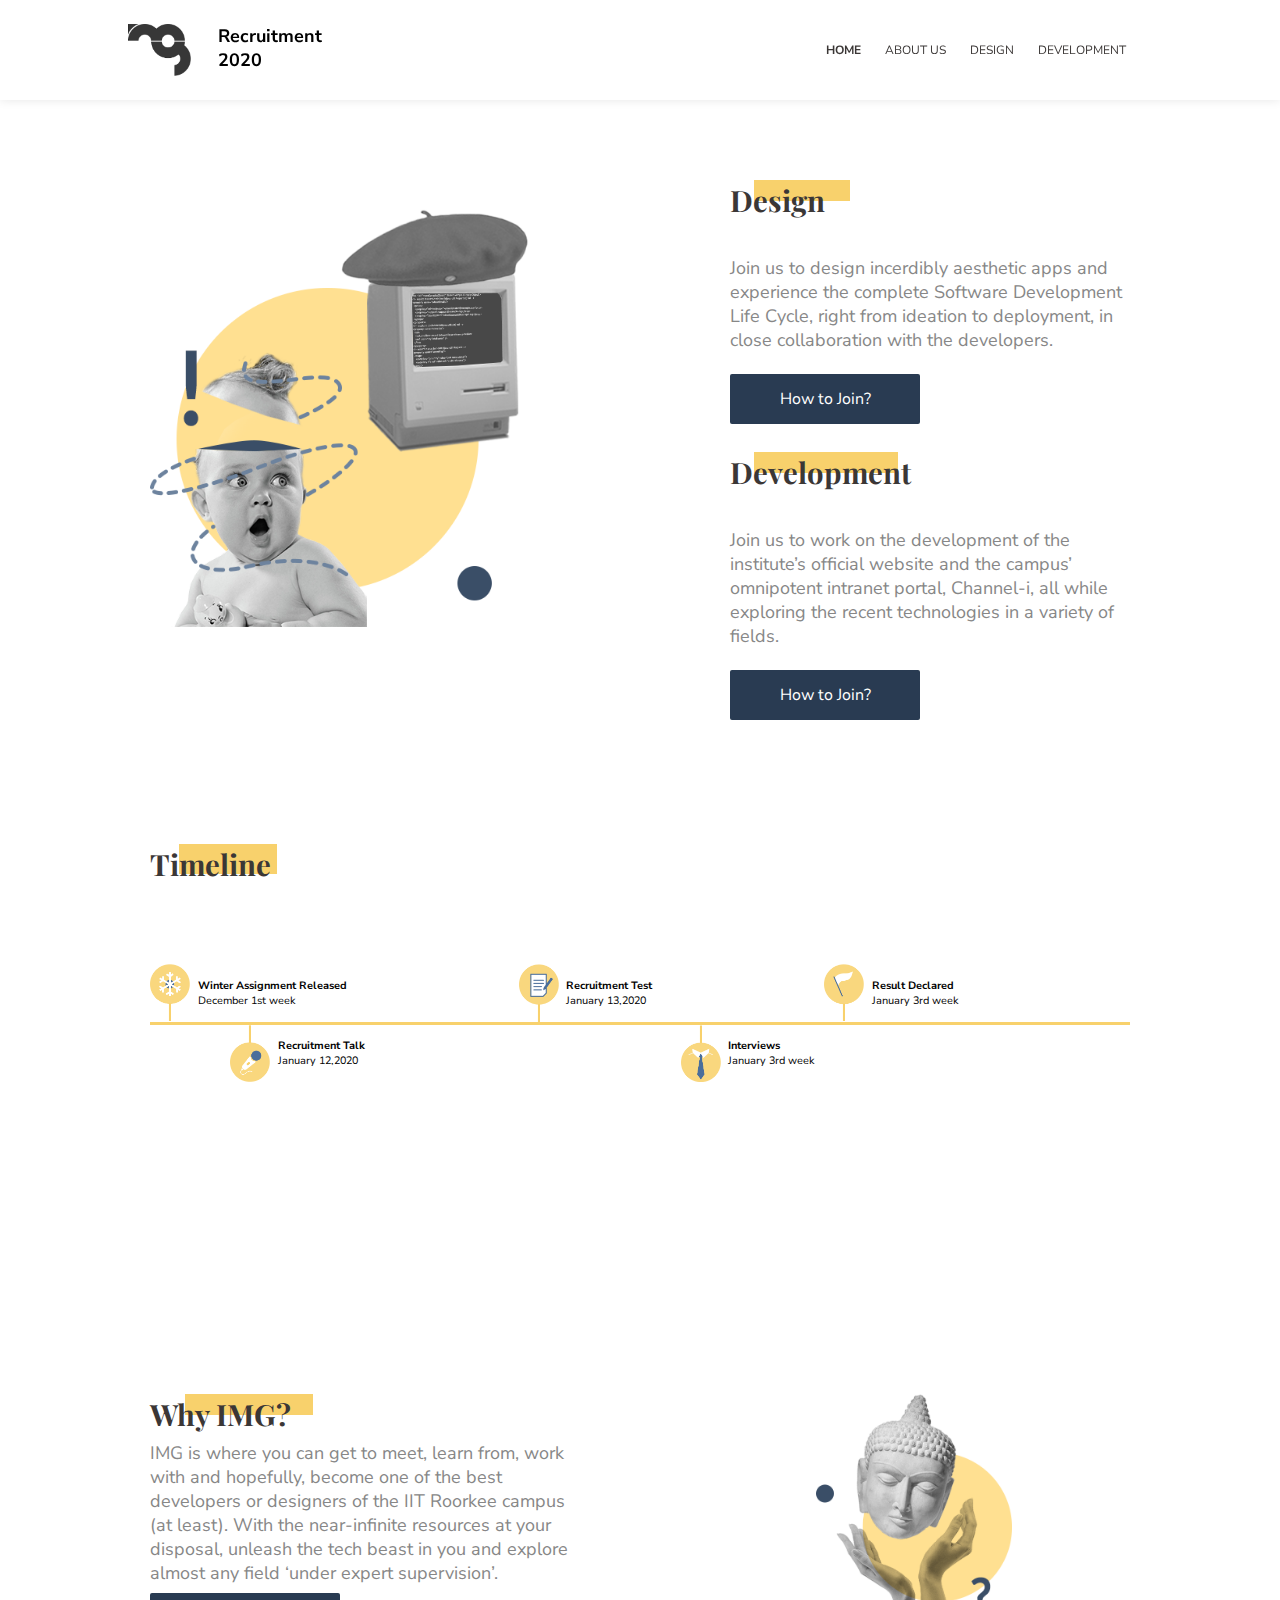
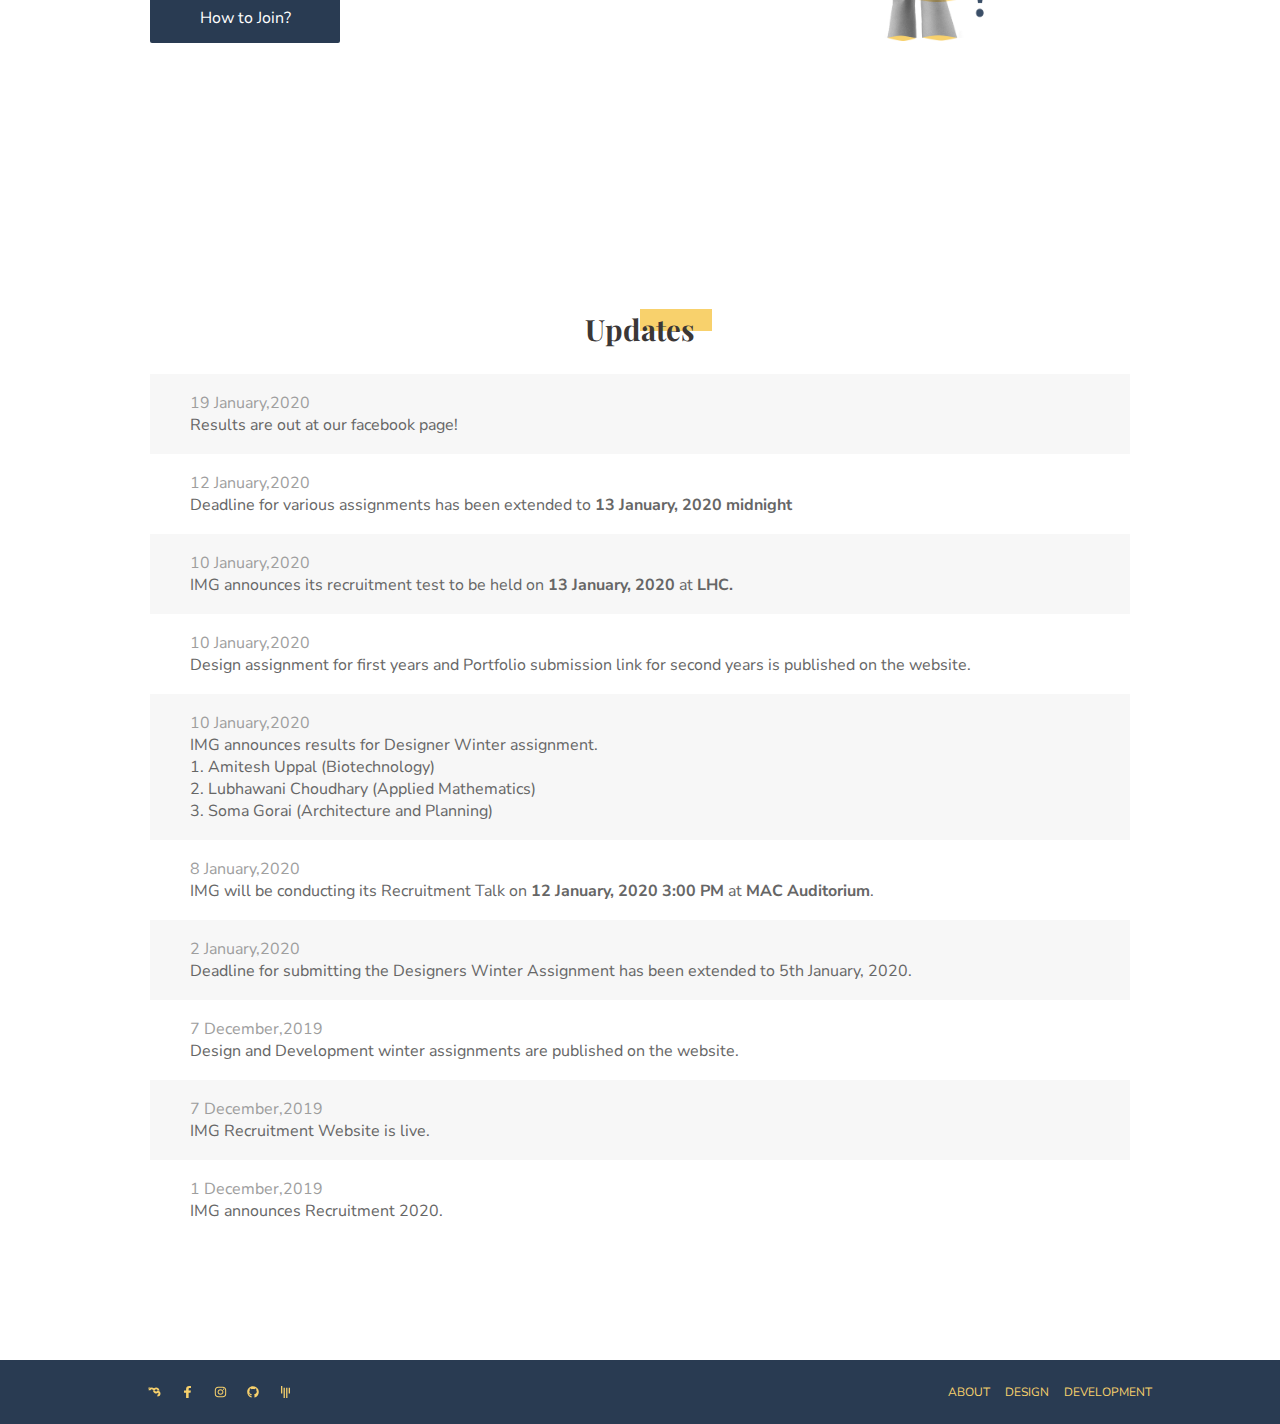
<file: index.html>
<html>
    <head>
        <title>IMG Recruitment 2020</title>
        <link rel="stylesheet" href="Project.css" type="text/css">
        <link rel="stylesheet" type="text/css" href="//fonts.googleapis.com/css?family=Playfair+Display" />
        <link href='https://fonts.googleapis.com/css?family=Nunito Sans' rel='stylesheet'>
        <meta name="viewport" content="width=device-width, initial-scale=1.0">
    </head>
    <body>
        
        <div class="navbar">
            <div class="imag">
                <div style="box-sizing: border-box;" width="100px;padding-left:2em;";><a href="#"><img src="imglogo.png" width="70%" ></a></div style="box-sizing: border-box;">
                <div style="font-size:18px"><strong>Recruitment <br>2020</strong></div>
            </div>
            <div class="links">
                <div><a href="#"><strong>HOME</strong></a></div>
                <div><a href="#">ABOUT US</a></div>
                <div><a href="#">DESIGN</a></div>
                <div><a href="Project2.html">DEVELOPMENT</a></div>
            </div>
            <div class="ham"><img src="menu-alt-512.png" style="width:1em; height:1em;margin-right:12%;"></div>
        </div>
     
        <div class="main1">
            <div style="grid-row:span 2;margin-top:1.83em;" class="firstimg"><img src="main_illustration.png" width="380em"></div>
            <div class="design">
                <div style="position:relative">
                    <div style="font-size:1.83em; font-family: 'Playfair Display'; color:#3B3736;font-weight:bold;">Design</div>
                <div style="background-color:#F8D16C; position:absolute; height:1.3rem; width:6em; left:1.5em; top:0; z-index:-1;"></div>

                </div>
            
                <div style="color:#878787; font-size: 18px;">Join us to design incerdibly aesthetic apps
                    and experience the complete Software Development Life
                    Cycle, right from ideation to deployment, in close 
                    collaboration with the developers. 
                </div>
                <div><button style="background-color:#293B52; margin:1em 0em; color:white; width:190px; height:50px; font-size:16px; border:none; cursor: pointer; border-radius:2px;">How to Join?</button></div>
            </div>
            <div class="development">
                <div style="position:relative;">
                    <div style="background-color:#F8D16C; position:absolute; height:1.3em; width:9em; left:1.5em; top:0; z-index:-1;"></div>
                    <div style="font-size:1.83em; font-family: 'Playfair Display'; color:#3B3736;font-weight:bold;">Development</div>
                </div>
                    <div style="color:#878787; font-size: 18px;">Join us to work on the development of 
                        the institute’s official website and the campus’ omnipotent intranet portal, 
                        Channel-i, all while exploring the recent technologies in a variety of fields. 
                    </div>
                    <div><button style="background-color:#293B52; margin:1em 0em; color:white; width:190px; height:50px; font-size:16px; border:none; cursor: pointer; border-radius:2px;">How to Join?</button></div>
                </div>
            </div class="development">
        </div>
        <div class="timeline2">
           
            <div >
                <div style="position:relative;padding:2em 0em;">
                    <div style="background-color:#F8D16C; position:absolute; height:1em; width:7em; left:1.6em; top:0; z-index:-1;top:2em;"></div>
                    <div style="font-size:1.83em; font-family: 'Playfair Display'; color:#3B3736;font-weight:bold;">Timeline</div>
                </div>
            </div>
           
            <div style="font-size:.67em; text-align:center;">
                <b>Winter Assignment Released</b>
           <br>
                December 1st week
            </div>
            <div style="margin:auto; background-color:#F8D16C;width:.3em;height:5em;"></div>
            <div style="font-size:.67em;">
                <b>  Recruitment Talk</b>
              <br>
                  January 12,2020
              </div>
              <div style="margin:auto; background-color:#F8D16C;width:.3em;height:5em;"></div>
            <div style="font-size:.67em;">
                <b> Recruitment Test</b>
             <br>
                 January 13,2020
             </div>
             <div style="margin:auto; background-color:#F8D16C;width:.3em;height:5em;"></div>
            <div style="font-size:.67em; text-align:center;">
                <b>Interviews</b>
           <br>
                January 3rd week
            </div>
            <div style="margin:auto; background-color:#F8D16C;width:.3em;height:5em;"></div>
            <div style="font-size:.67em;">
                <b> Result Declared</b>
             <br>
                 January 3rd week
             </div>
            
        </div>
        
        
        <div class="main2">
            <div style="position:relative;">
                <div style="background-color:#F8D16C; position:absolute; height:30%; width:10%; left:3%; top:0; z-index:-1;"></div>
                <div style="font-size:1.83em; font-family: 'Playfair Display'; color:#3B3736;font-weight:bold;">Timeline</div>
            </div>
            <div class="timeline">
                <div class="grid1">
                    <div class="pic1">
                        <div>
                            <img src="1_done.png" style="width:2.5em;">
                        </div>
                        <div style="font-size:.67em; text-align:left;margin-left:.7em;">
                            <b>Winter Assignment Released</b>
                       <br>
                            December 1st week
                        </div>
                    </div>
                    <div class="pic1">
                        <div style="grid-row:span 2;">
                            <img src="3_done.png" style="width:2.5em;">
                        </div>
                        <div style="font-size:.67em;margin-left:.7em;">
                          <b>  Recruitment Test</b>
                        <br>
                            January 13,2020
                        </div>
                    </div>
                    <div class="pic1">
                        <div style="grid-row:span 2;">
                            <img src="5_done.png" style="width:2.5em;">   
                        </div>
                        <div style="font-size:.67em;margin-left:.7em;">
                           <b> Result Declared</b>
                        <br>
                            January 3rd week
                        </div>
                    </div>
                </div>
                <div style="background-color:#F8D16C;height:3px;"></div>
               <div class="grid2">
                <div class="pic2" style="padding-left:5em;">
                    <div >
                        <img src="2_done.png" style="width:2.5em;"> 
                    </div>
                    <div style="font-size:.67em; text-align:left;margin-left:.7em;">
                       <b> Recruitment Talk</b>
                    <br>
                        January 12,2020
                    </div>
                </div>
                <div class="pic2">
                    <div >
                        <img src="4_done.png" style="width:2.5em;">   
                    </div>
                    <div style="font-size:.67em;margin-left:.7em;">
                        <b>Interviews</b>
                   <br>
                        January 3rd week
                    </div>
                </div>
               </div>
                
            </div>
        </div>
        <div class="main3">
            <div class="content">
                <div style="position:relative;"> 
                    <div style="background-color:#F8D16C; position:absolute; height:1.3rem; width:8rem; left:8%; top:0; z-index:-1;"></div>
                    <div style="font-size:1.83em; font-family: 'Playfair Display'; color:#3B3736;font-weight:bold;">Why IMG?</div>
                </div>
                <div style="color:#878787; font-size: 18px;">IMG is where you can get to meet, learn from, work with and
                     hopefully, become one of the best developers or designers of the IIT Roorkee campus (at least). With the near-infinite 
                     resources at your disposal, unleash the tech beast in you and explore almost any field ‘under expert supervision’.
                </div>
                
                <div><button style="background-color:#293B52; padding:'1.3em 48px'; color:white; width:190px; height:50px; font-size:16px; border:none; cursor: pointer; border-radius:2px;">How to Join?</button></div>
            </div>
            <div class="imag2">
                <img src="why_img_illustration.png" style="width:50%; margin-left:20%;">
            </div>
        </div>
        <div class=main4>
            <div style="position:relative;margin:1em;">
                <div style="background-color:#F8D16C; position:absolute; height:1.4em; width:4.5em; left:50%; top:0; z-index:-1;"></div>
                <div style="font-size:1.83em; font-family: 'Playfair Display'; color:#3B3736; text-align:center;font-weight:bold;">Updates</div>
            </div>
            <div class="updates">
                <div class="up">
                    <div>
                        19 January,2020
                    </div>
                    <div>
                        Results are out at our facebook page!
                    </div>
                </div>
                <div class="up">
                    <div>
                        12 January,2020
                    </div>
                    <div>
                        Deadline for various assignments has been extended to <b>13 January, 2020 midnight</b>
                    </div>
                </div>
                <div class="up">
                    <div>
                        10 January,2020
                    </div>
                    <div>
                        IMG announces its recruitment test to be held on <b>13 January, 2020</b> at <b>LHC.</b>
                    </div>
                </div>
                <div class="up">
                    <div>
                        10 January,2020
                    </div>
                    <div>
                        Design assignment for first years and Portfolio submission link for second years is published on the website.
                    </div>
                </div>
                <div class="up">
                    <div>
                        10 January,2020
                    </div>
                    <div>
                        IMG announces results for Designer Winter assignment.<br>
                        1. Amitesh Uppal (Biotechnology)<br>
                        2. Lubhawani Choudhary (Applied Mathematics)<br>
                        3. Soma Gorai (Architecture and Planning)
                    </div>
                </div>
                <div class="up">
                    <div>
                        8 January,2020
                    </div>
                    <div>
                        IMG will be conducting its Recruitment Talk on <b>12 January, 2020 3:00 PM</b> at <b>MAC Auditorium</b>.
                    </div>
                </div>
                <div class="up">
                    <div>
                        2 January,2020
                    </div>
                    <div>
                        Deadline for submitting the Designers Winter Assignment has been extended to 5th January, 2020.
                    </div>
                </div>
                <div class="up">
                    <div>
                        7 December,2019
                    </div>
                    <div>
                        Design and Development winter assignments are published on the website.
                    </div>
                </div>
                <div class="up">
                    <div>
                        7 December,2019
                    </div>
                    <div>
                        IMG Recruitment Website is live.
                    </div>
                </div>
                <div class="up">
                    <div>
                        1 December,2019
                    </div>
                    <div>
                        IMG announces Recruitment 2020.
                    </div>
                </div>
            </div>
        </div>
        <div style="background:#293B52; height:4em; margin:0; padding:0;" class="main5">
            <div></div>
            <div class="footer">
                <div class="social">
                    <div><img src="website.svg" style="width:.8em;height:.8em;"></div>
                    <div><img src="fb.svg" style="width:.8em;height:.8em;"></div>
                    <div><img src="instagram.svg" style="width:.8em;height:.8em;"></div>
                    <div><img src="github.svg" style="width:.8em;height:.8em;"></div>
                    <div><img src="gitter.svg" style="width:.8em;height:.8em;"></div>
                </div>
                <div class="menu">
                    <div>ABOUT</div>
                    <div>DESIGN</div>
                    <div>DEVELOPMENT</div>
                </div>
            </div>
            <div></div>
        </div>
    </body>
</html>
</file>
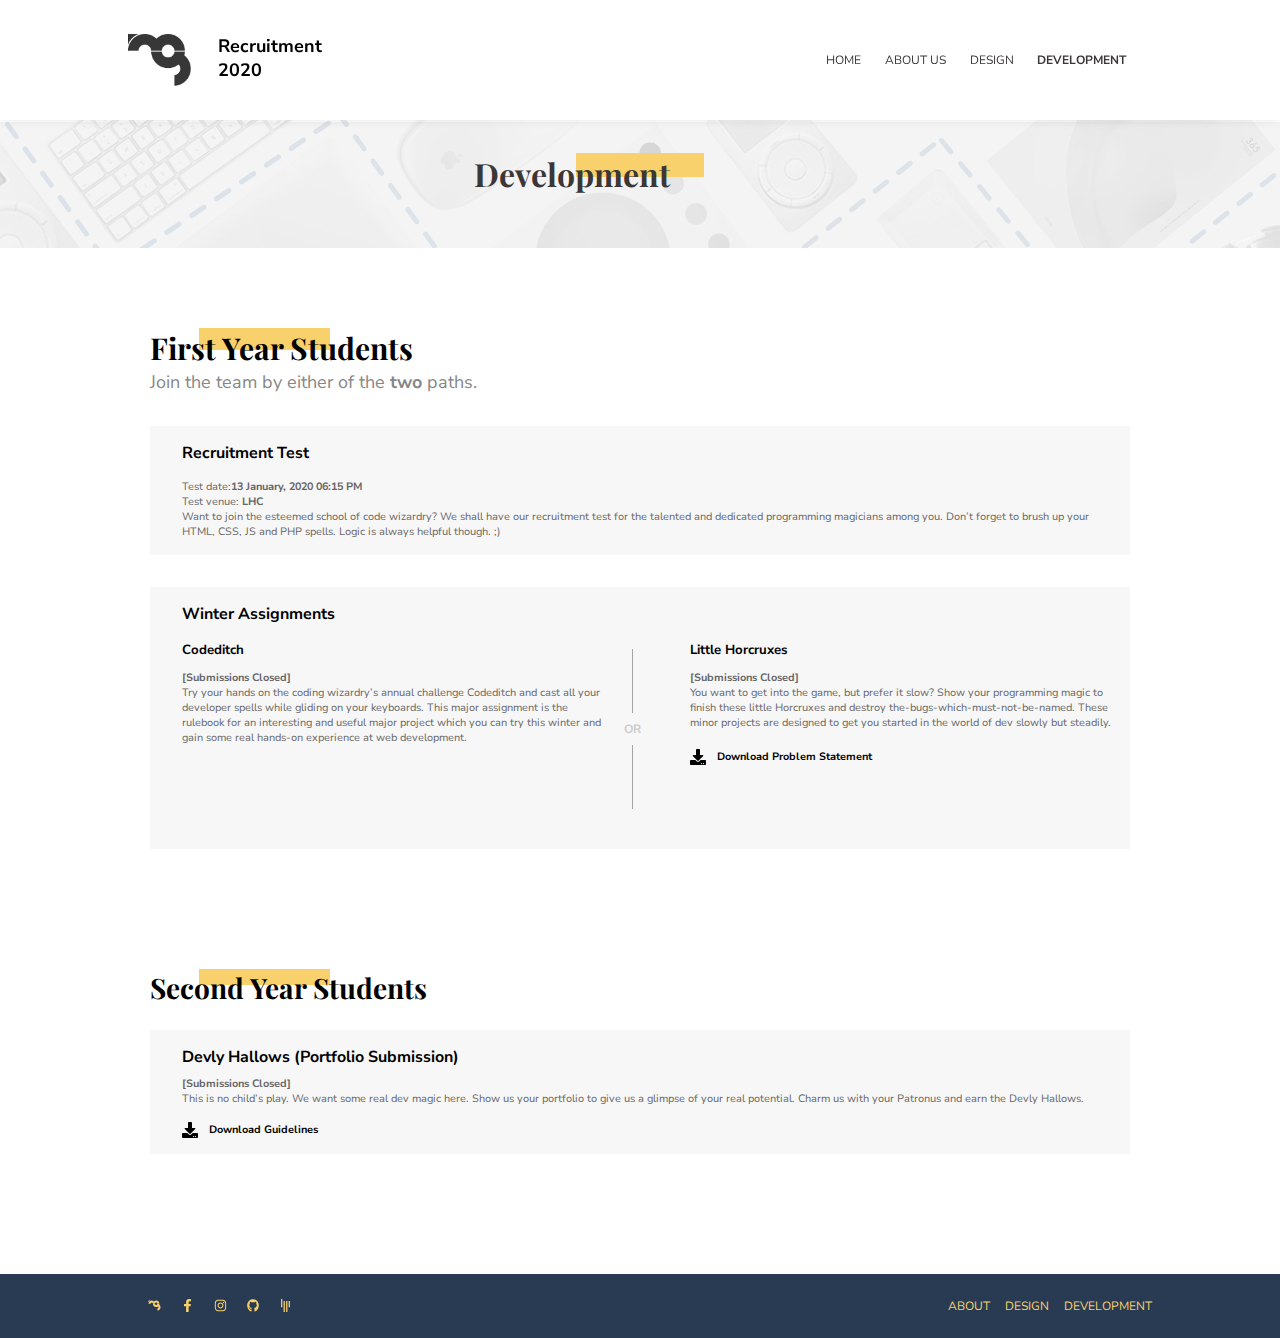
<file: Project2.html>
<html>
    <head>
        <title>IMG Recruitment 2020</title>
        <link rel="stylesheet" href="Project2.css" type="text/css">
        <link rel="stylesheet" type="text/css" href="//fonts.googleapis.com/css?family=Playfair+Display" />
        <link href='https://fonts.googleapis.com/css?family=Nunito Sans' rel='stylesheet'>
        <meta name="viewport" content="width=device-width, initial-scale=1.0">
    </head>
    <body>
        <div class="navbar">
            <div class="imag">
                <div style="box-sizing: border-box;" width="100px";><a href="#"><img src="imglogo.png" width="70%" ></a></div style="box-sizing: border-box;">
                <div style="font-size:18px"><strong>Recruitment <br>2020</strong></div>
            </div>
            <div class="links">
                <div><a href="index.html">HOME</a></div>
                <div><a href="#">ABOUT US</a></div>
                <div><a href="#">DESIGN</a></div>
                <div><a href="#"><strong>DEVELOPMENT</strong></a></div>
            </div>
            <div class="ham"><img src="menu-alt-512.png" style="width:1em; height:1em;margin-right:12%;"></div>
        </div>
        <div class="title">
            <div style="background-color:#F8D16C; position:absolute; height:1.5em; width:8em; margin-left:45%; top:26%; z-index:1;"></div>
            <div class="title2">Development</div>
        </div>
            <div class="first">
                <div style="position:relative;">
                    <div style="background-color:#F8D16C; position:absolute; height:55%; width:8.2em; left:5%; top:0; z-index:-1;"></div>
                    <div style="font-family: 'Playfair Display';font-weight:bold;font-size:30px;">First Year Students</div>
                </div>
                <div style="font-size:18px; color:#878787; margin:2px 0px 0px 0px">
                    Join the team by either of the <strong>two</strong> paths.
                </div>
                <div class="test">
                    <div style="font-size:1em;">
                       <b> Recruitment Test</b>
                    </div>
                    <div style="font-size:.67em; color:#666666;"><br>
                        Test date:<strong>13 January, 2020 06:15 PM</strong><br>
                        Test venue: <strong>LHC</strong><br>
                        Want to join the esteemed school of code wizardry? We shall have our recruitment test for the talented and
                         dedicated programming magicians among you. Don’t forget to brush up your HTML, CSS, JS and PHP spells. Logic 
                         is always helpful though. ;)
                    </div>
                </div>
                <div class="assignment">
                    <div style="font-size:1em;">
                        <b> Winter Assignments</b>
                    </div>
                    <div class="assign">
                        <div>
                            <div class="codeditch">
                                <div style="font-size:.83em;font-weight:bold;">
                                    Codeditch
                                </div>
                                <div style="color:#666666;font-size:.67em;margin-top:.7em;">
                                    <b>[Submissions Closed]</b><br>
                                    Try your hands on the coding wizardry’s annual challenge Codeditch and cast all your developer spells 
                                    while gliding on your keyboards. This major assignment is the rulebook for an interesting and useful 
                                    major project which you can try this winter and gain some real hands-on experience at web development.
                                </div>
                                <div>

                                </div>
                            </div>
                        </div>
                        <div class="or">
                            <div >

                            </div>
                            <div style="font-size:.75em;font-weight:bold;color:#CCCCCC;">
                                OR
                            </div>
                            <div>

                            </div>


                        </div>
                        <div>
                            <div class="codeditch">
                                <div style="font-size:.83em;font-weight:bold;">
                                    Little Horcruxes
                                </div>
                                <div style="color:#666666;font-size:.67em;margin-top:.7em;">
                                    <b>[Submissions Closed]</b><br>
                                    You want to get into the game, but prefer it slow? Show your programming magic to finish these little 
                                    Horcruxes and destroy the-bugs-which-must-not-be-named. These minor projects are designed to get you 
                                    started in the world of dev slowly but steadily.
                                </div>
                                <div class="download">
                                    <div > <img src="download.svg" style="width:1em;"></div>
                                    <div style="font-size:.67em;font-weight:bold;margin-left:1em;">Download Problem Statement</div>
                                </div>
                            </div>
                        </div>
                </div>
            </div>
            </div>
            <div class="second">
                <div style="position:relative;">
                    <div style="background-color:#F8D16C; position:absolute; height:1em; width:8.2em; left:5%; top:0; z-index:-1;"></div>
                    <div style="font-family: 'Playfair Display';font-weight:bold;font-size:28px;">Second Year Students</div>
                </div>
                <div class="devly">
                    <div style="font-size:1em;font-weight:bold;">
                        Devly Hallows (Portfolio Submission)
                    </div>
                    <div style="color:#666666;font-size:.67em;margin-top:.7em;">
                        <b>[Submissions Closed]</b><br>
                        This is no child’s play. We want some real dev magic here. Show us your portfolio to give us a glimpse of your real 
                        potential. Charm us with your Patronus and earn the Devly Hallows.
                    </div>
                    <div class="download">
                        <div > <img src="download.svg" style="width:1em;"></div>
                        <div style="font-size:.67em;font-weight:bold;margin-left:1em;">Download Guidelines</div>
                    </div>
                </div>
            </div>
            <div style="background:#293B52; height:4em; margin:0; padding:0;" class="main5">
                <div></div>
                <div class="footer">
                    <div class="social">
                        <div><img src="website.svg" style="width:.8em;cursor:pointer;height:.8em;"></div>
                        <div><img src="fb.svg" style="width:.8em;cursor:pointer;height:.8em;"></div>
                        <div><img src="instagram.svg" style="width:.8em;height:.8em;cursor:pointer;"></div>
                        <div><img src="github.svg" style="width:.8em;height:.8em;cursor:pointer;"></div>
                        <div><img src="gitter.svg" style="width:.8em;height:.8em;cursor:pointer; "></div>
                    </div>
                    <div class="menu">
                        <div>ABOUT</div>
                        <div>DESIGN</div>
                        <div>DEVELOPMENT</div>
                    </div>
                </div>
                <div></div>
            </div>
</file>
<file: Project.css>
*{
    font-family: 'Nunito Sans';
    margin:0;
}
/*.bar{
    margin-left:12%;
    margin-right:12%;
}*/
.navbar{

   position:sticky;
    height:100px;
  
    width:100%;
    display:flex;
    justify-content:space-between;
    align-items:center;
    top:0;
    background:white;
    z-index:3;
    box-shadow:0px 0px 10px 0px rgba(0,0,0,0.1);
}
.imag{
    margin-left:10%;
    margin-right:12%;
    width:200px;
    display:grid;
    grid-template-columns:90px auto;
    grid-column-gap:0px;

}
.links{
    margin:0;
    width:300px;
    display:inherit;
    justify-content:space-between;
    margin-right:12%;
}
.links  a{
    text-decoration:none;
    color:#3B3736;
    font-size:12px;
}
.main1{
    display:grid;
    grid-column-gap:200px;
    grid-template-columns:auto auto;
    margin:80px 150px 120px;
    grid-row-gap:1.5em;
}
.design{
    display:grid;
    grid-template-rows:70px auto 70px;
    grid-row-gap:6px;


}
.development{
    display:grid;
    grid-template-rows:70px auto 70px;
    grid-row-gap:6px;

}
.main2{
    display:grid;
    grid-template-rows:100px auto;
    grid-row-gap:20px;
    align-items:space-between;
    margin:80px 150px 120px;
    height:300px;
}
.timeline1{
    display:grid;
    grid-template-rows:auto 2px auto;
}
.timeline2{
    display:none;
}
.grid1{
    display:grid;
    grid-template-columns:auto auto auto;
}
.grid2{
    display:grid;
    grid-template-columns:auto auto;
}
.pic1{
    display:flex;
    flex-direction: row;
    justify-items:center;
    align-items:center;
   
    /*grid-column-gap:2px;*/

}
.pic2{
    display:flex;
    flex-direction:row;
    justify-items:center;
    align-items:center;


}
.main3{
    display:grid;
    grid-template-columns:auto 40%;

    align-items:space-between;
    margin:100px 150px 120px;
    margin-top:250px;
    grid-column-gap:150px;
   
}
.content{
    display:grid;
    grid-template-rows:auto auto 20%;
    grid-row-gap:.5em;
}
.main4{
    display:grid;
    grid-template-rows:auto auto;

    grid-row-gap:10px;
    margin:100px 150px 120px;
    margin-top:250px;
}
.updates{
    display:grid;
    grid-template-rows:repeat(10,auto);
}
.updates > div:nth-child(odd){
    background:#F7F7F7;
}
.up{
    display:grid;
    grid-template-rows:auto auto;
    padding:18px 40px;
}
.up > div:nth-child(1){
    color:#9E9E9E;

}
.up > div{
    font-size:16px;
    color:#666666;
}
.main5{
    display:grid;
    grid-template-columns:10% 80% 10%;   
}
.footer{
    display:flex;
    justify-content:space-between;
    align-items:center;
}
.social{
        display:flex;
        
        justify-content:space-evenly;
        width:18%;
}
.menu{
    display:grid;
    grid-template-columns:repeat(3,auto);
    grid-column-gap:15px;
}
.menu > div{
    font-size:12px;
    color:#F8D16C;
}
.ham{
    display:none;
    cursor:pointer;
}
@media only screen and (max-width:1200px){
    .main1{
        display:block;
    }
    .firstimg{
        display:none;
    }
    .main2{
        display:none;
    }
    .timeline2{
        display:flex;
        flex-direction:column;
        align-items:center;
        justify-content:center;
    }
    .imag2{
        display:none
    }
    .main3{
        display:block;
    }
    .design, .development{
        margin:1em 0em;
    }
}
@media only screen and (max-width:600px){
    .menu{
        display:none;
    }
    
    .social{
        display:flex;
        justify-content: space-between;
        align-items:center;
        padding-left:6em;
    }
    .social>div{
        margin:.2em;
    }
    .links{
        display:none;
    }
    .ham{
        display:block;

    }
}
</file>
<file: Project2.css>
@import url('https://fonts.googleapis.com/css?family=Playfair+Display&display=swap');
*{
    font-family: 'Nunito Sans';
    margin:0;
}
.navbar{
   position:sticky;
    height:120px;
    margin:auto;
    width:100%;
    display:flex;
    justify-content:space-between;
    align-items:center;
    top:0;
    background:white;
    z-index:3;
    box-shadow:0px 0px 10px 0px rgba(0,0,0,0.1);
}
.imag{
    margin-left:10%;
    width:200px;
    display:grid;
    grid-template-columns:90px auto;
    grid-column-gap:0px;

}
.links{
    margin-right:12%;
    width:300px;
    display:inherit;
    justify-content:space-between;
}
.links  a{
    text-decoration:none;
    color:#3B3736;
    font-size:12px;
}
.title{
    background-image: url("banner.png");
    background-repeat:no-repeat;
    height:8em;
    position:relative;

}
.first{
    margin:80px 150px 120px;
    /*padding:3em 4em;*/
    display:grid;
    grid-template-rows:auto auto auto auto;
}
.test{
    padding:1em 2em;
    display:grid;
    grid-template-rows:auto auto;
    /*grid-row-gap:space-evenly;*/
    align-content:space-around;
    background-color: #F7F7F7;
    margin-top:2em;

}
.assignment{
    padding:1em 2em 2em;
    display:grid;
    grid-template-rows:auto auto;
    /*grid-row-gap:space-evenly;*/
    align-content:space-around;
    background-color: #F7F7F7;
    margin-top:2em;
}
.assign{
    display:grid;
    grid-template-columns: 47% 6% 47%;
    margin-top:1em;
    grid-column-gap:.7em;
}
.or{
    display:flex;
    flex-direction: column;
    justify-content:space-between;
}
.codeditch{
    display:grid;
    grid-template-rows:auto auto auto;
    grid-row-gap:.2em;

}
.download{
    display:flex;
    margin-top:1em;
}
.second{
    margin:80px 150px 120px;
    /*padding:2em 4em;*/
    display:grid;
    grid-template-rows:auto auto;
}
.devly{
    padding:1em 2em;
    display:grid;
   /* grid-template-rows:auto auto;
    /*grid-row-gap:space-evenly;
    align-content:space-around;*/
    background-color: #F7F7F7;
    margin-top:1.5em;
}
.main5{
    display:grid;
    grid-template-columns:10% 80% 10%;   
}
.footer{
    display:flex;
    justify-content:space-between;
    align-items:center;
}
.social{
        display:flex;
        align-content: center;
        justify-content:space-evenly;
        grid-row-gap:1px;
        width:18%;
}
.menu{
    display:grid;
    grid-template-columns:repeat(3,auto);
    grid-column-gap:15px;
}
.menu > div{
    font-size:12px;
    color:#F8D16C;
}
.title>div{
    font-family: 'Playfair Display';
}
.ham{
    display:none;
}
.or > div:nth-child(odd){
    width:.0625em; 
    height:4em; 
    background-color:#A4A4A4;
    margin:.5em;
}
.title2{
    font-size:2em; 
    font-family: 'Playfair Display';
     color:#3B3736;
     margin-left:37%;
     margin-right:40%; 
     top:25%;
      z-index:2;
       position:absolute;
       font-weight:bold;
       float:left;
       margin-right:2em;
}
@media only screen and (max-width:780px){
    .ham{
        display:block;
    }
    .links{
        display:none;
    }
    .title{
        background-image: url("banner_mobile.png");
        background-size:100% 8em;
    }
    .menu{
        display:none;
    }
    .social{
        display:flex;
        justify-content: space-between;
        align-items:center;
        padding-left:6em;
    }
    .social>div{
        margin:.2em;
    }
    .assign{
        display:grid;
        grid-template-columns:auto;
        grid-template-rows: 47% 6% 47%;
        margin-top:1em;
        grid-row-gap:.7em;
    }
    .or{
        flex-direction:row;
    }
    .or > div:nth-child(odd){
        width:4em; 
        height:.0625em; 
        background-color:#A4A4A4;
        margin:.5em;
    }
    
}
</file>
